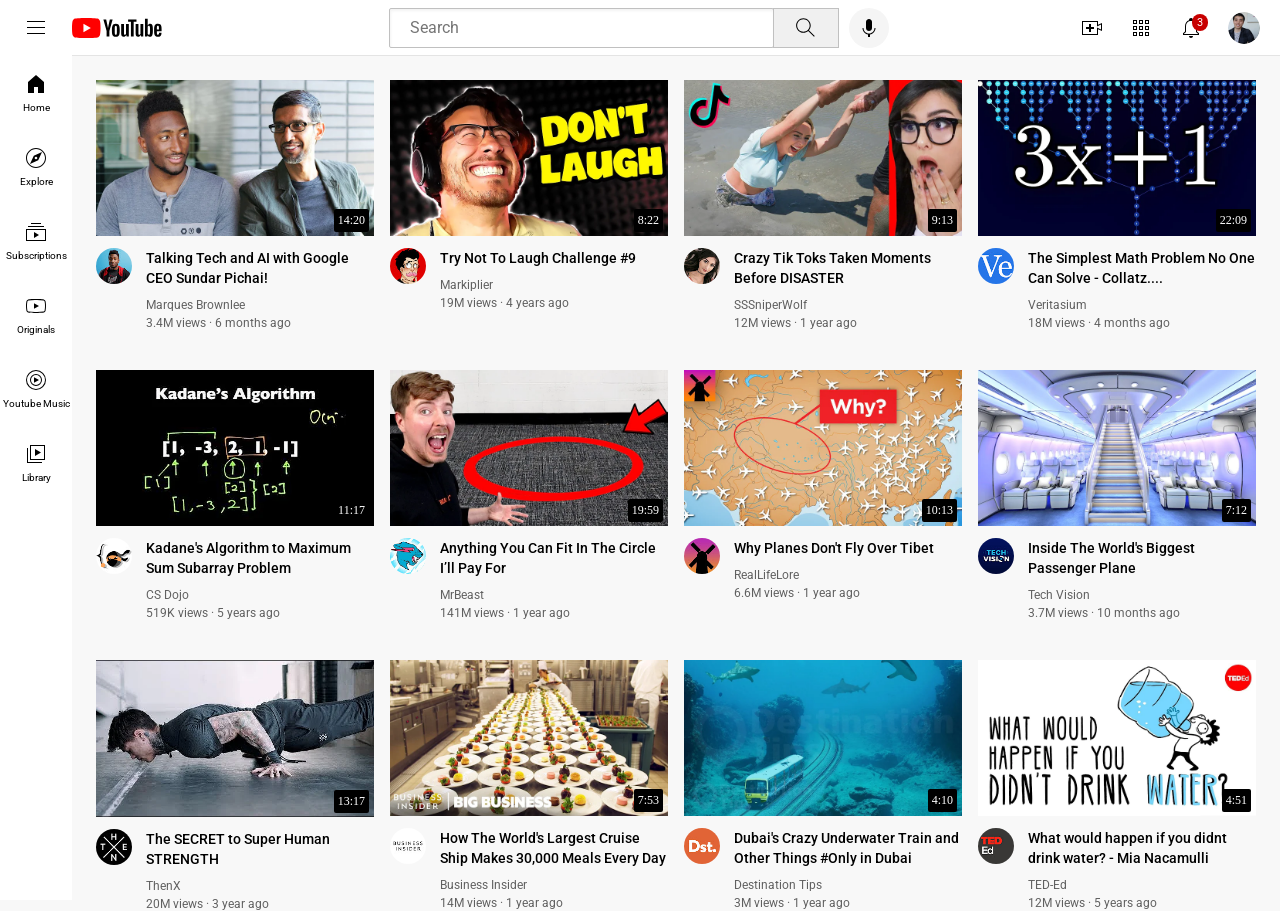
<file: index.html>
<!DOCTYPE html>
<html lang="en">
  <head>
    <meta charset="UTF-8" />
    <meta name="viewport" content="width=device-width, initial-scale=1.0" />
    <title>youtube clone</title>
    <link rel="preconnect" href="https://fonts.googleapis.com" />
    <link rel="preconnect" href="https://fonts.gstatic.com" crossorigin />
    <link
      href="https://fonts.googleapis.com/css2?family=Roboto:ital,wght@0,100..900;1,100..900&display=swap"
      rel="stylesheet"
    />
    <link rel="stylesheet" href="general.css" />
    <link rel="stylesheet" href="header.css" />
    <link rel="stylesheet" href="sidebar.css" />
    <link rel="stylesheet" href="video.css" />
  </head>
  <body>
    <div class="header">
      <div class="left-section">
        <img class="hamburger-menu" src="icons/hamburger-menu.svg" />
        <img class="youtube-logo" src="icons/youtube-logo.svg" />
      </div>
      <div class="middle-section">
        <input class="search-bar" type="text" placeholder="Search" />
        <button class="search-button">
          <img class="search-icon" src="icons/search.svg" />
          <div class="tool-tip">Search</div>
        </button>
        <button class="voice-search-button">
          <img class="voice-search-icon" src="icons/voice-search-icon.svg" />
          <div class="tool-tip">Search with your voice</div>
        </button>
      </div>
      <div class="right-section">
        <div class="upload-icon-container">
          <img class="upload-icon" src="icons/upload.svg" />
          <div class="tool-tip">Create</div>
        </div>
        <div class="youtube-icon-container">
          <img class="youtube-icon" src="icons/youtube-apps.svg" />
          <div class="tool-tip">Youtube Apps</div>
        </div>
        <div class="notifications-icon-container">
          <img class="notifications-icon" src="icons/notifications.svg" />
          <div class="notifications-count">3</div>
          <div class="tool-tip">Notifications</div>
        </div>
        <img
          class="current-user-picture"
          src="channel pictures/my-channel.jpeg"
        />
      </div>
    </div>

    <div class="sidebar">
      <div class="sidebar-link">
        <img src="sides/home.svg" />
        <div>Home</div>
      </div>
      <div class="sidebar-link">
        <img src="sides/explore.svg" />
        <div>Explore</div>
      </div>
      <div class="sidebar-link">
        <img src="sides/subscriptions.svg" />
        <div>Subscriptions</div>
      </div>
      <div class="sidebar-link">
        <img src="sides/originals.svg" />
        <div>Originals</div>
      </div>
      <div class="sidebar-link">
        <img src="sides/youtube-music.svg" />
        <div>Youtube Music</div>
      </div>
      <div class="sidebar-link">
        <img src="sides/library.svg" />
        <div>Library</div>
      </div>
    </div>

    <div class="video-grid">
      <div class="video-preview">
        <div class="thumbnail-row">
          <img class="thumbnail" src="thumbnails/thumbnail-1.webp" />
          <div class="video-time">14:20</div>
        </div>
        <div class="video-info-grid">
          <div class="channel-picture">
            <img
              class="profile-picture"
              src="channel pictures/channel-1.jpeg"
            />
          </div>
          <div class="video-info">
            <p class="video-title">
              Talking Tech and AI with Google CEO Sundar Pichai!
            </p>
            <p class="video-author">Marques Brownlee</p>
            <p class="video-stats">3.4M views · 6 months ago</p>
          </div>
        </div>
      </div>
      <div class="video-preview">
        <div class="thumbnail-row">
          <img class="thumbnail" src="thumbnails/thumbnail-2.webp" />
          <div class="video-time">8:22</div>
        </div>
        <div class="video-info-grid">
          <div class="channel-picture">
            <img
              class="profile-picture"
              src="channel pictures/channel-2.jpeg"
            />
          </div>
          <div class="video-info">
            <p class="video-title">Try Not To Laugh Challenge #9</p>
            <p class="video-author">Markiplier</p>
            <p class="video-stats">19M views · 4 years ago</p>
          </div>
        </div>
      </div>
      <div class="video-preview">
        <div class="thumbnail-row">
          <img class="thumbnail" src="thumbnails/thumbnail-3.webp" />
          <div class="video-time">9:13</div>
        </div>
        <div class="video-info-grid">
          <div class="channel-picture">
            <img
              class="profile-picture"
              src="channel pictures/channel-3.jpeg"
            />
          </div>
          <div class="video-info">
            <p class="video-title">
              Crazy Tik Toks Taken Moments Before DISASTER
            </p>
            <p class="video-author">SSSniperWolf</p>
            <p class="video-stats">12M views · 1 year ago</p>
          </div>
        </div>
      </div>
      <div class="video-preview">
        <div class="thumbnail-row">
          <img class="thumbnail" src="thumbnails/thumbnail-4.webp" />
          <div class="video-time">22:09</div>
        </div>
        <div class="video-info-grid">
          <div class="channel-picture">
            <img
              class="profile-picture"
              src="channel pictures/channel-4.jpeg"
            />
          </div>
          <div class="video-info">
            <p class="video-title">
              The Simplest Math Problem No One Can Solve - Collatz....
            </p>
            <p class="video-author">Veritasium</p>
            <p class="video-stats">18M views · 4 months ago</p>
          </div>
        </div>
      </div>
      <div class="video-preview">
        <div class="thumbnail-row">
          <img class="thumbnail" src="thumbnails/thumbnail-5.webp" />
          <div class="video-time">11:17</div>
        </div>
        <div class="video-info-grid">
          <div class="channel-picture">
            <img
              class="profile-picture"
              src="channel pictures/channel-5.jpeg"
            />
          </div>
          <div class="video-info">
            <p class="video-title">
              Kadane's Algorithm to Maximum Sum Subarray Problem
            </p>
            <p class="video-author">CS Dojo</p>
            <p class="video-stats">519K views · 5 years ago</p>
          </div>
        </div>
      </div>
      <div class="video-preview">
        <div class="thumbnail-row">
          <img class="thumbnail" src="thumbnails/thumbnail-6.webp" />
          <div class="video-time">19:59</div>
        </div>
        <div class="video-info-grid">
          <div class="channel-picture">
            <img
              class="profile-picture"
              src="channel pictures/channel-6.jpeg"
            />
          </div>
          <div class="video-info">
            <p class="video-title">
              Anything You Can Fit In The Circle I’ll Pay For
            </p>
            <p class="video-author">MrBeast</p>
            <p class="video-stats">141M views · 1 year ago</p>
          </div>
        </div>
      </div>
      <div class="video-preview">
        <div class="thumbnail-row">
          <img class="thumbnail" src="thumbnails/thumbnail-7.webp" />
          <div class="video-time">10:13</div>
        </div>
        <div class="video-info-grid">
          <div class="channel-picture">
            <img
              class="profile-picture"
              src="channel pictures/channel-7.jpeg"
            />
          </div>
          <div class="video-info">
            <p class="video-title">Why Planes Don't Fly Over Tibet</p>
            <p class="video-author">RealLifeLore</p>
            <p class="video-stats">6.6M views · 1 year ago</p>
          </div>
        </div>
      </div>
      <div class="video-preview">
        <div class="thumbnail-row">
          <img class="thumbnail" src="thumbnails/thumbnail-8.webp" />
          <div class="video-time">7:12</div>
        </div>
        <div class="video-info-grid">
          <div class="channel-picture">
            <img
              class="profile-picture"
              src="channel pictures/channel-8.jpeg"
            />
          </div>
          <div class="video-info">
            <p class="video-title">
              Inside The World's Biggest Passenger Plane
            </p>
            <p class="video-author">Tech Vision</p>
            <p class="video-stats">3.7M views · 10 months ago</p>
          </div>
        </div>
      </div>
      <div class="video-preview">
        <div class="thumbnail-row">
          <img class="thumbnail" src="thumbnails/thumbnail-9.webp" />
          <div class="video-time">13:17</div>
        </div>
        <div class="video-info-grid">
          <div class="channel-picture">
            <img
              class="profile-picture"
              src="channel pictures/channel-9.jpeg"
            />
          </div>
          <div class="video-info">
            <p class="video-title">The SECRET to Super Human STRENGTH</p>
            <p class="video-author">ThenX</p>
            <p class="video-stats">20M views · 3 year ago</p>
          </div>
        </div>
      </div>
      <div class="video-preview">
        <div class="thumbnail-row">
          <img class="thumbnail" src="thumbnails/thumbnail-10.webp" />
          <div class="video-time">7:53</div>
        </div>
        <div class="video-info-grid">
          <div class="channel-picture">
            <img
              class="profile-picture"
              src="channel pictures/channel-10.jpeg"
            />
          </div>
          <div class="video-info">
            <p class="video-title">
              How The World's Largest Cruise Ship Makes 30,000 Meals Every Day
            </p>
            <p class="video-author">Business Insider</p>
            <p class="video-stats">14M views · 1 year ago</p>
          </div>
        </div>
      </div>
      <div class="video-preview">
        <div class="thumbnail-row">
          <img class="thumbnail" src="thumbnails/thumbnail-11.webp" />
          <div class="video-time">4:10</div>
        </div>
        <div class="video-info-grid">
          <div class="channel-picture">
            <img
              class="profile-picture"
              src="channel pictures/channel-11.jpeg"
            />
          </div>
          <div class="video-info">
            <p class="video-title">
              Dubai's Crazy Underwater Train and Other Things #Only in Dubai
            </p>
            <p class="video-author">Destination Tips</p>
            <p class="video-stats">3M views · 1 year ago</p>
          </div>
        </div>
      </div>
      <div class="video-preview">
        <div class="thumbnail-row">
          <img class="thumbnail" src="thumbnails/thumbnail-12.webp" />
          <div class="video-time">4:51</div>
        </div>
        <div class="video-info-grid">
          <div class="channel-picture">
            <img
              class="profile-picture"
              src="channel pictures/channel-12.jpeg"
            />
          </div>
          <div class="video-info">
            <p class="video-title">
              What would happen if you didnt drink water? - Mia Nacamulli
            </p>
            <p class="video-author">TED-Ed</p>
            <p class="video-stats">12M views · 5 years ago</p>
          </div>
        </div>
      </div>
    </div>
  </body>
</html>
</file>
<file: general.css>
p {
  font-family: Roboto,Arial;
  margin-top:0;
  margin-bottom: 0;
}
body {
  margin:0;
  padding-top: 80px;
  padding-left: 96px;
  padding-right:24px;
  background-color: rgb(248,248,248);
}
</file>
<file: header.css>
.header {
  height:55px;
  display: flex;
  flex-direction: row;
  justify-content: space-between;
  position: fixed;
  top:0;
  left:0;
  right:0;
  z-index: 100;
  background-color: white;
  border-bottom-width: 1px;
  border-bottom-style: solid;
  border-bottom-color: rgb(228,228,228);
}
.left-section {
  display: flex ;
  align-items: center;
}
.hamburger-menu {
  height:24px;
  margin-left:24px;
  margin-right:24px;
}
.youtube-logo {
  height:20px;
}
.middle-section {
  flex: 1;
  margin-left:70px;
  margin-right:35px;
  max-width: 500px;
  display: flex;
  align-items: center;
}
.voice-search-button {
  height:40px;
  width:40px;
  border-radius: 20px;
  border:none;
  background-color: rgb(245,245,245);
}
.voice-search-icon {
  height:24px;
}
.search-button {
  height:40px;
  width:66px;
  background-color: rgb(240,240,240);
  border-width: 1px;
  border-style: solid;
  border-color: rgb(192,192,192);
  margin-left: -1px;
  margin-right: 10px;
}
.search-button .tool-tip ,
.voice-search-button .tool-tip,
.upload-icon-container .tool-tip,
.youtube-icon-container .tool-tip,
.notifications-icon-container .tool-tip
{
  position:absolute;
  bottom:-40px;
  background-color: gray;
  color:white;
  font-size:12px;
  border-radius: 2px;
  padding:8px;
  opacity: 0;
  pointer-events: none;
  white-space:nowrap;
}
.search-button:hover .tool-tip,
.voice-search-button:hover .tool-tip,
.upload-icon-container:hover .tool-tip,
.youtube-icon-container:hover .tool-tip,
.notifications-icon-container:hover .tool-tip
 {
  opacity: 1;
}
.search-button , 
.voice-search-button,
.upload-icon-container,
.youtube-icon-container,
.notifications-icon-container{
  position:relative;
  cursor: pointer;
  display: flex;
  justify-content: center;
  align-items: center;
}
.search-icon {
  height:25px;
}
.search-bar {
  flex: 1;
  height:36px;
  padding-left: 10px;
  font-size:16px;
  border:1px solid rgb(192,192,192);
  border-radius: 2px;
  box-shadow:inset 1px 2px 3px rgba(0,0,0,0.05);
  width:0;
}
.search-bar::placeholder {
  font-family: Roboto,Arial;
  font-size:16px;
  padding-left:10px;
}
.right-section {
  width:180px;
  display: flex;
  align-items: center;
  justify-content: space-between;
  margin-right:20px;
  flex-shrink: 0;
}
.upload-icon {
  height:24px;
}
.youtube-icon {
  height:24px;
}
.notifications-icon {
  height:24px;
}
.notifications-icon-container {
  position: relative;
}
.notifications-count {
  position: absolute;
  top:-2px;
  right:-5px;
  background-color: rgb(200, 0, 0);
  color:white;
  font-family: Roboto,Arial;
  font-size: 11px;
  padding-left:5px;
  padding-right:5px;
  padding-top: 2px;
  padding-bottom: 2px;
  border-radius: 10px;
}
.current-user-picture {
  height:32px;
  border-radius: 16px;
}
</file>
<file: sidebar.css>
.sidebar {
  background-color: white;
  width:72px;
  position: fixed;
  left:0;
  bottom: 0;
  top:55px;
  z-index: 200;
}
.sidebar-link {
  display: flex;
  justify-content: center;
  align-items: center;
  height: 74px;
  flex-direction: column;
  cursor: pointer;
}
.sidebar-link:hover {
  background-color: lightgray;
}
.sidebar-link img {
  height:24px;
  margin-bottom: 6px;
}
.sidebar-link div {
  font-family: Roboto,Arial;
  font-size:10px;
}
</file>
<file: video.css>
.thumbnail {
  width: 100%;
  cursor: pointer;
}

.video-title {
  margin-top: 0;
  font-size: 14px;
  font-weight: 500;
  line-height: 20px;
  margin-bottom: 10px;
}

.video-info-grid {
  display: grid;
  grid-template-columns: 50px 1fr;
}

.profile-picture {
  width: 36px;
  border-radius: 50px;
}

.thumbnail-row {
  margin-bottom: 8px;
  position: relative;
}

.video-author,
.video-stats {
  font-size: 12px;
  color: rgb(96, 96, 96);
}

.video-author {
  margin-bottom: 4px;
}

.video-grid {
  display: grid;
  grid-template-columns: 1fr 1fr 1fr;
  column-gap: 16px;
  row-gap: 40px;
}

@media (max-width: 750px) {
  .video-grid {
    grid-template-columns: 1fr 1fr;
  }
}

@media (min-width: 751px) and (max-width: 999px) {
  .video-grid {
    grid-template-columns: 1fr 1fr 1fr;
  }
}

@media (min-width: 1000px) {
  .video-grid {
    grid-template-columns: 1fr 1fr 1fr 1fr;
  }
}

.video-time {
  font-size: 12px;
  font-weight: 500;
  padding: 4px;
  border-radius: 2px;
  background-color: black;
  color: white;
  position: absolute;
  bottom: 8px;
  right: 5px;
}
</file>
